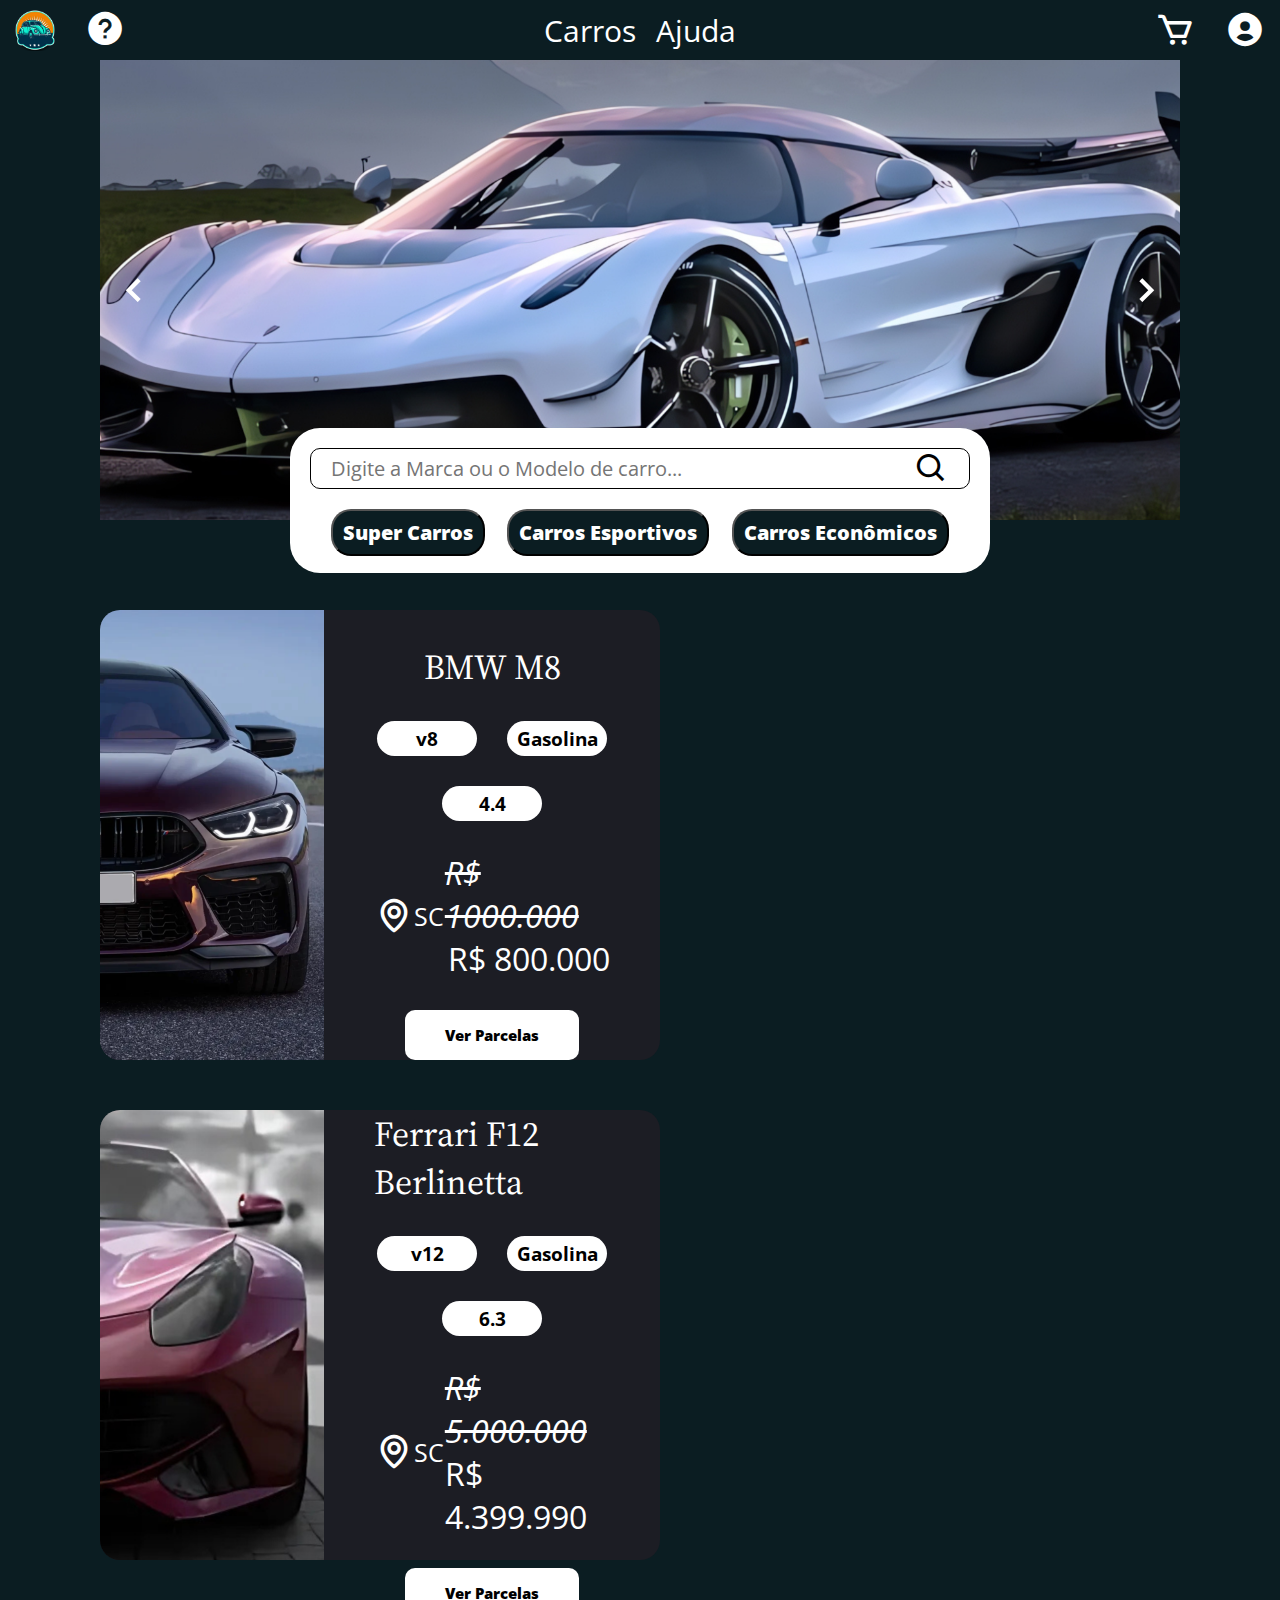
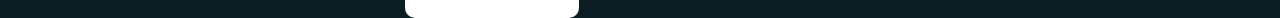
<file: index.html>
<!DOCTYPE html>
<html lang="pt-br">

<head>
    <meta charset="UTF-8">
    <meta name="viewport" content="width=device-width, initial-scale=1.0">
    <link rel="stylesheet" href="./style.css">
    <link href='https://unpkg.com/boxicons@2.1.4/css/boxicons.min.css' rel='stylesheet'>
    <title>SRCARS</title>
</head>

<body>
    <nav class="navegacao">
        <div class="nav_icones">
            <a href="./index.html">
                <img src="img/logo.png" alt="logo_pagina">
            </a>
            
            <a href="./faq.html"><i class='bx bxs-help-circle' >
            </i></a>
        </div>
        <div class="nav_opcoes">
            <h1><a href="./index.html">Carros</a></h1>
            <h1><a href="./faq.html">Ajuda</a></h1>
        </div>
        <div class="nav_icones">
            <a href="./carrinho.html">
                <i class='bx bx-cart'>
                </i>
            </a>
                <i class='bx bxs-user-circle' >
            </i>
        </div>
    </nav>
    <main>  
        <div class="conteudo">
            <section class="banner">
                <section class="destaques">
                    <img src="./img/banner1.png" id="banner_principal" alt="Super Carros">
                    <div class="opcoes_destaques">
                        <i class='bx bx-chevron-left' id="home-button-left"></i>
                        <i class='bx bx-chevron-right' id="home-button-right"></i>
                    </div>
                </section>
                <div class="pesquisa">
                    <form action="#">
                        <input type="text" placeholder="Digite a Marca ou o Modelo de carro...">
                        <button>
                            <i class='bx bx-search' ></i>
                        </button>
                    </form>
                    <div class="opcoes_pesquisa">
                        <button>Super Carros</button>
                        <button>Carros Esportivos</button>
                        <button> Carros Econômicos</button>
                    </div>
                </div>
            </section>
            <section class="produtos">
                <a href="./pagina_bmw.html"><div class="produto">
                    <img src="img/BMW_M8.png" alt="Carro">
                    <div class="info_produto">
                        <h1 class="titulo_produto">BMW M8</h1>
                        <div class="categorias">
                            <h3>v8</h3>
                            <h3>Gasolina</h3>
                            <h3>4.4</h3>
                        </div>
                        <div class="envio_produto">
                            <div class="local_produto">
                                <i class='bx bx-map'></i>
                                <h1>SC</h1>
                            </div>
                            <div class="preco">
                                <h1 class="promo">R$ 1000.000</h1>
                                <h1>R$ 800.000</h1>
                            </div>
                        </div>
                        <button class="comprar_produto">Ver Parcelas</button>
                    </div>
                </div></a>
                <a href="./pagina_ferrari.html"><div class="produto">
                    <img src="img/FERRARI_F12.png" alt="Carro">
                    <div class="info_produto">
                        <h1 class="titulo_produto">Ferrari F12 Berlinetta</h1>
                        <div class="categorias">
                            <h3>v12</h3>
                            <h3>Gasolina</h3>
                            <h3>6.3</h3>
                        </div>
                        <div class="envio_produto">
                            <div class="local_produto">
                                <i class='bx bx-map'></i>
                                <h1>SC</h1>
                            </div>
                            <div class="preco">
                                <h1 class="promo">R$ 5.000.000</h1>
                                <h1>R$ 4.399.990</h1>
                            </div>
                        </div>
                        <button class="comprar_produto">Ver Parcelas</button>
                    </div>
                </div></a>
            </section>
    </main>

    <script src="./index.js"></script>
    
    
</body>

</html>
</file>
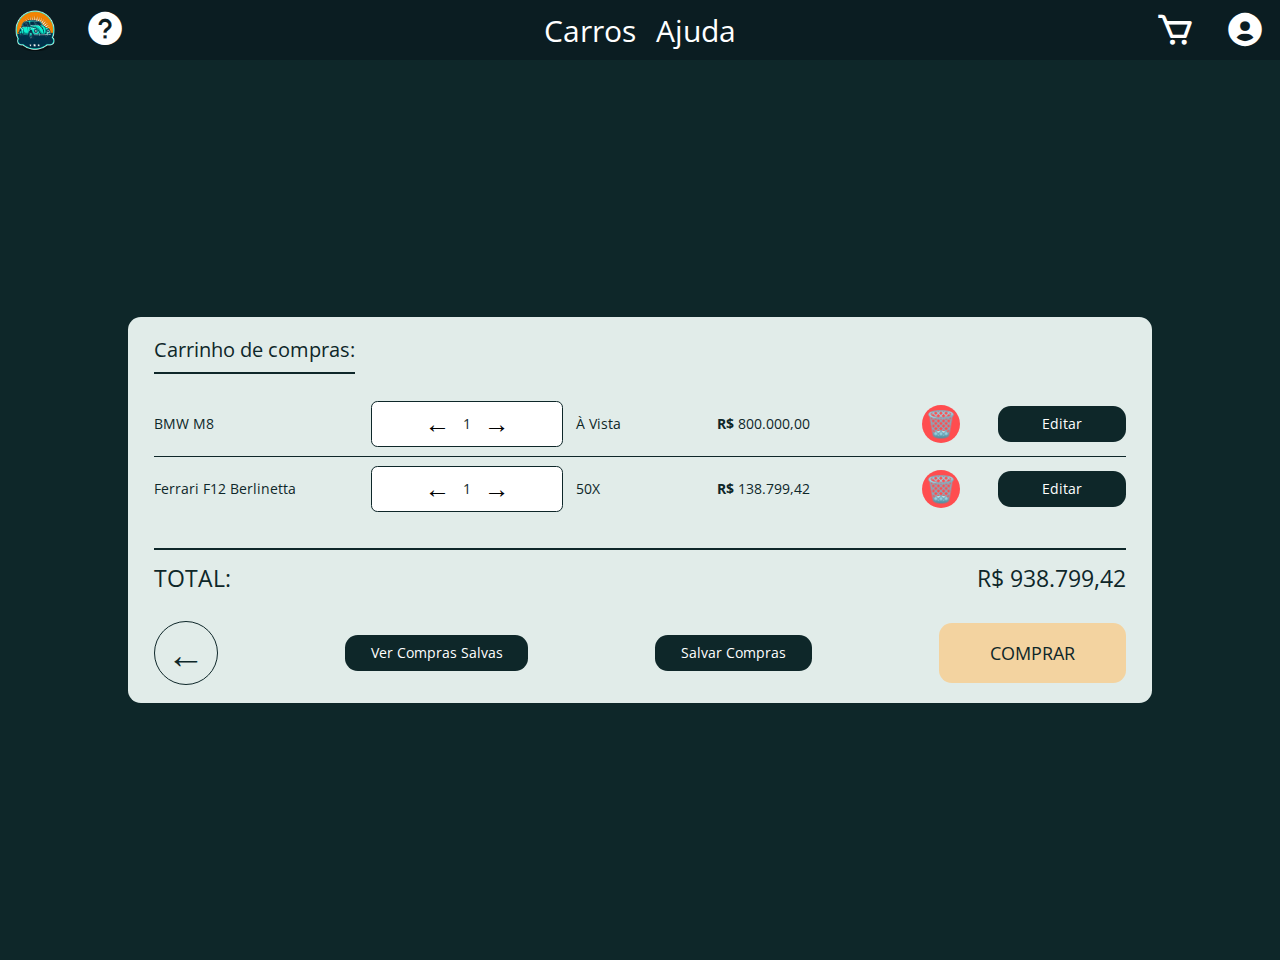
<file: carrinho.html>
<!DOCTYPE html>
<html lang="pt-BR">
<head>
  <meta charset="UTF-8">
  <meta name="viewport" content="width=device-width, initial-scale=1.0">
  <title>SRCARS</title>
  <link rel="stylesheet" href="./style.css">
    <link href='https://unpkg.com/boxicons@2.1.4/css/boxicons.min.css' rel='stylesheet'>
  <link rel="stylesheet" href="carrinho.css">
</head>
<body>
  <nav class="navegacao">
    <div class="nav_icones">
        <a href="./index.html">
            <img src="img/logo.png" alt="logo_pagina">
        </a>
        
        <a href="./faq.html"><i class='bx bxs-help-circle' >
            <!-- ICONE DUVIDAS -->
        </i></a>
    </div>
    <div class="nav_opcoes">
        <h1><a href="./index.html">Carros</a></h1>
        <h1><a href="./faq.html">Ajuda</a></h1>
    </div>
    <div class="nav_icones">
        <a href="./carrinho.html">
            <i class='bx bx-cart'>
                <!-- ICONE CARRINHO MERCADo -->
            </i>
        </a>
            <i class='bx bxs-user-circle' >
                <!-- ICONE USUARIO -->
        </i>
    </div>
  </nav>
  <main>
    <div class="cart-container">
      <h2>Carrinho de compras:</h2>
      
      <div class="cart-items">
        <div class="cart-item" data-price="800000">
          <span class="item-name">BMW M8</span>
          <div class="quantity-control">
            <button class="decrement">←</button>
            <span class="quantity">1</span>
            <button class="increment">→</button>
          </div>
          <span class="installment-label">À Vista</span>
          <span class="item-price">R$ <span>800.000,00</span></span>
          <button class="delete">🗑️</button>
          <button class="edit">Editar</button>
        </div>
        <div class="cart-item" data-price="138799.42">
          <span class="item-name">Ferrari F12 Berlinetta</span>
          <div class="quantity-control">
            <button class="decrement">←</button>
            <span class="quantity">1</span>
            <button class="increment">→</button>
          </div>
          <span class="installment-label">50X</span>
          <span class="item-price">R$ <span>138.799,42</span></span>
          <button class="delete">🗑️</button>
          <button class="edit">Editar</button>
        </div>
      </div>
      
      <div class="total">
        <span>TOTAL:</span>
        <span class="total-price">R$ 938.599,42</span>
      </div>
      
      <div class="actions">
        <button href="index.html" class="back">←</button>
        <button class="saved">Ver Compras Salvas</button>
        <button class="save">Salvar Compras</button>
        <a href="./forma-pagamento.html"><button class="buy">COMPRAR</button></a>
      </div>
    </div>
  </main>
  <script src="carrinho.js"></script>
</body>
</html>
</file>
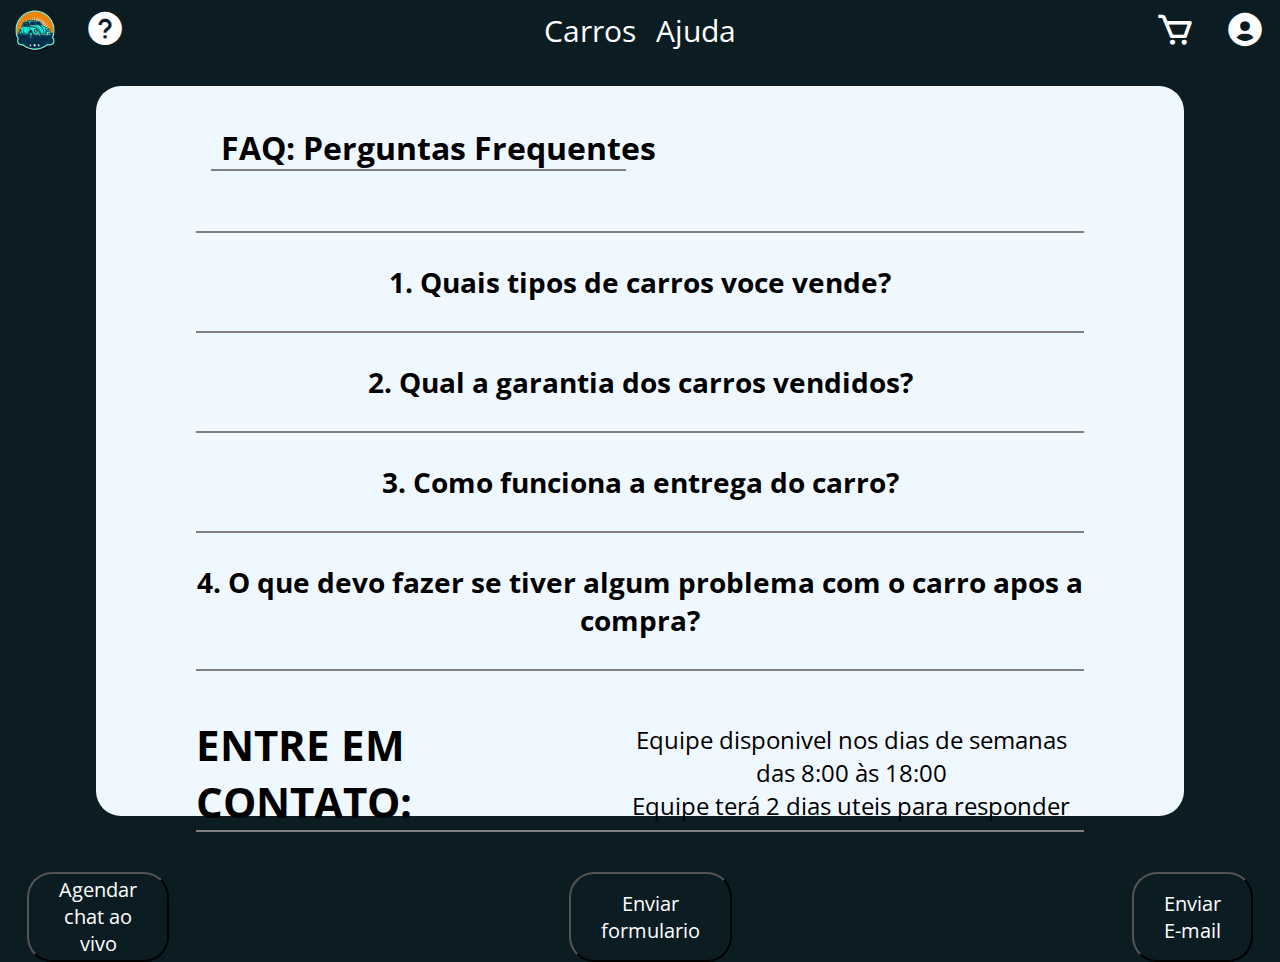
<file: faq.html>
<!DOCTYPE html>
<html lang="pt-br">

<head>
    <meta charset="UTF-8">
    <meta name="viewport" content="width=device-width, initial-scale=1.0">
    <link rel="stylesheet" href="./style.css">
    <link href='https://unpkg.com/boxicons@2.1.4/css/boxicons.min.css' rel='stylesheet'>
    <link rel="stylesheet" href="./faq.css">
    <title>SRCARS</title>
</head>

<body>
    <nav class="navegacao">
        <div class="nav_icones">
            <a href="./index.html">
                <img src="img/logo.png" alt="logo_pagina">
            </a>
            
            <a href="./faq.html"><i class='bx bxs-help-circle' >
            </i></a>
        </div>
        <div class="nav_opcoes">
            <h1><a href="./index.html">Carros</a></h1>
            <h1><a href="./faq.html">Ajuda</a></h1>
        </div>
        <div class="nav_icones">
            <a href="./carrinho.html">
                <i class='bx bx-cart'>
                </i>
            </a>
                <i class='bx bxs-user-circle' >
            </i>
        </div>
    </nav>
    <main class="paginas-alternativas">  
        <h1>FAQ: Perguntas Frequentes</h1>
        <hr id="faq-titulo">

        <div id="perguntas">
            <hr>
            <h2>1. Quais tipos de carros voce vende?</h2>
            <hr>
            <h2>2. Qual a garantia dos carros vendidos?</h2>
            <hr>
            <h2>3. Como funciona a entrega do carro?</h2>
            <hr>
            <h2>4. O que devo fazer se tiver algum problema com o carro apos a compra?</h2>
            <hr>
        </div>

        <div id="contato">
            <h3>ENTRE EM CONTATO:</h3>
            <div id="equipe-info">
                <p>Equipe disponivel nos dias de semanas das 8:00 às 18:00</p>
                <p>Equipe terá 2 dias uteis para responder</p>
            </div>
        </div>
        <hr>

        <div id="faq-botoes">
            <button>Agendar chat ao vivo</button>
            <button>Enviar formulario</button>
            <button>Enviar E-mail</button>
        </div>
    </main>

    
    
</body>

</html>
</file>
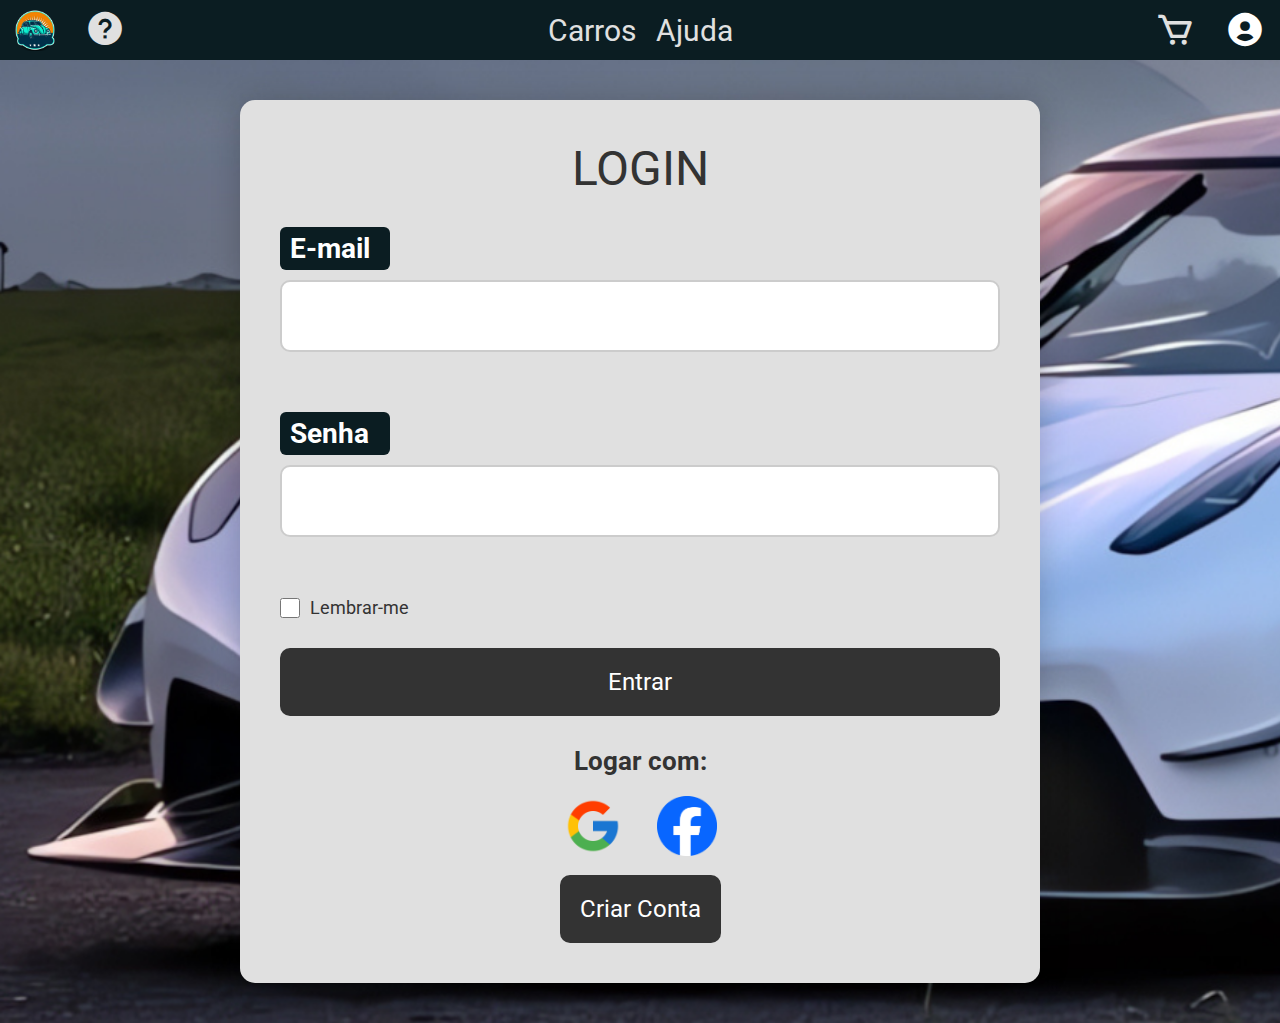
<file: login.html>
<!DOCTYPE html>
<html lang="pt-br">
<head>
    <meta charset="UTF-8">
    <meta name="viewport" content="width=device-width, initial-scale=1.0">
    <link rel="stylesheet" href="./style.css">
    <link href='https://unpkg.com/boxicons@2.1.4/css/boxicons.min.css' rel='stylesheet'>
    <link rel="stylesheet" href="./login.css">
    <title>Login</title>
</head>
<body>
    <nav class="navegacao">
        <div class="nav_icones">
            <a href="./index.html">
                <img src="img/logo.png" alt="logo_pagina">
            </a>
            
            <a href="./faq.html"><i class='bx bxs-help-circle' >
            </i></a>
        </div>
        <div class="nav_opcoes">
            <h1><a href="./index.html">Carros</a></h1>
            <h1><a href="./faq.html">Ajuda</a></h1>
        </div>
        <div class="nav_icones">
            <a href="./carrinho.html">
                <i class='bx bx-cart'>
                </i>
            </a>
                <i class='bx bxs-user-circle' >
            </i>
        </div>
    </nav>
    <main id="container-login">
        <h1 class="titulo-login">LOGIN</h1>
        <div class="container-rotulo">
            <div class="rotulo" id="rotulo-email">E-mail</div>
            <input class="entrada-login" id="entrada-email" type="text">
        </div>
        <div class="container-rotulo">
            <div class="rotulo" id="rotulo-senha">Senha</div>
            <input class="entrada-login" id="entrada-senha" type="password">
        </div>
        <div class="opcao-lembrete">
            <input type="checkbox" id="chk-lembrar">
            <label for="chk-lembrar">Lembrar-me</label>
        </div>
        <a href="./index.html" class="botao-login" id="botao-login">Entrar</a>
        <div class="login-social">
            <p class="titulo-social">Logar com:</p>
            <img class="icone-social" id="icone-google" src="./img/google_logo.png" alt="ícone google">
            <img class="icone-social" id="icone-facebook" src="./img/Facebook_Logo_2023.png" alt="ícone facebook">
        </div>
        <div class="criar-conta">
            <a href="./registro.html" class="botao-criar-conta">Criar Conta</a>
        </div>
    </main>
</body>
</html>
</file>
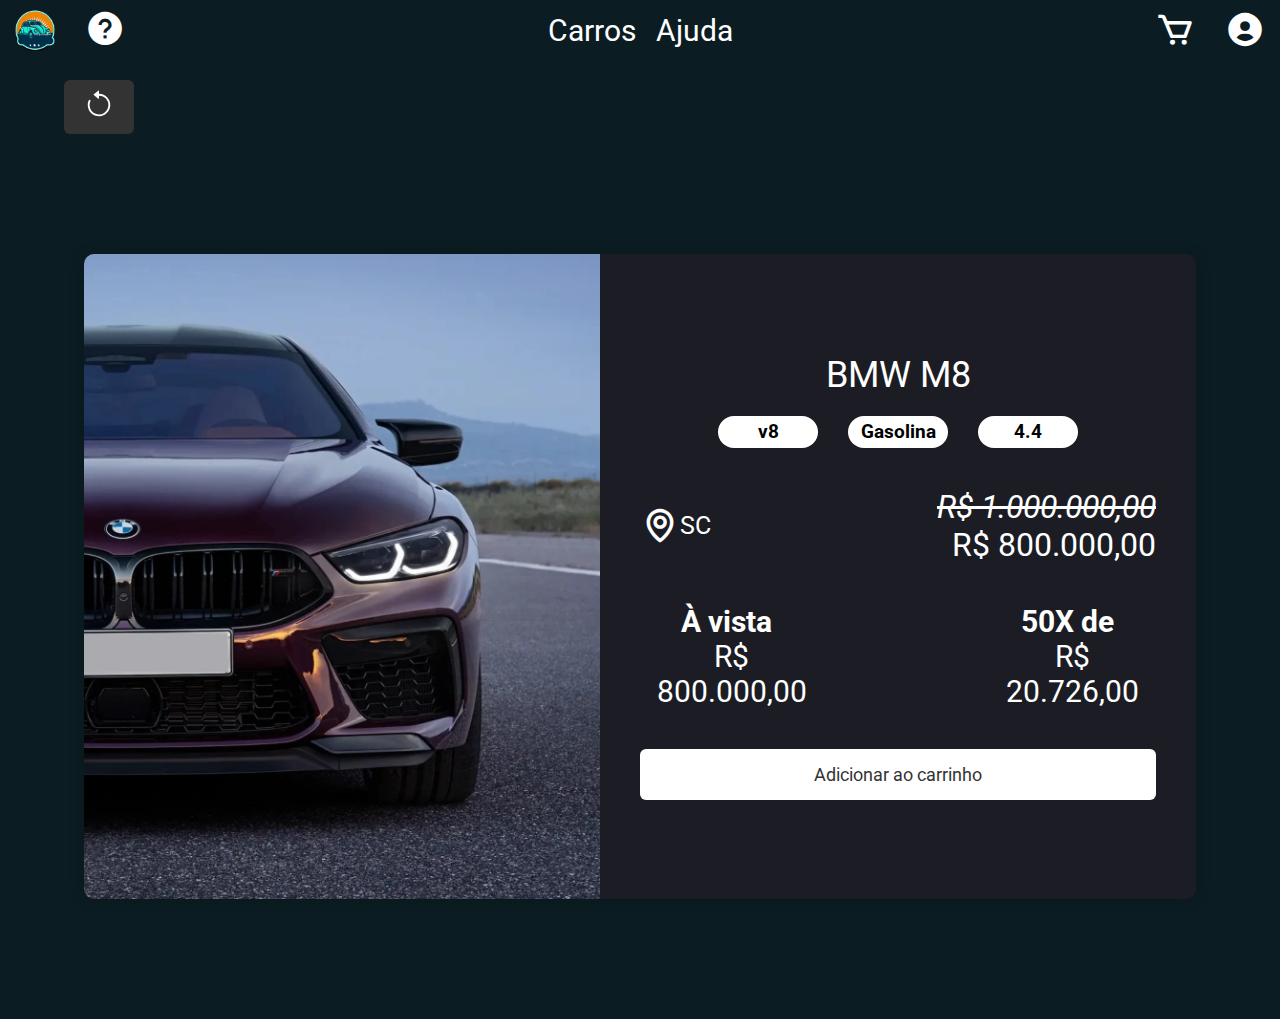
<file: pagina_bmw.html>
<!DOCTYPE html>
<html lang="pt-br">
<head>
    <meta charset="UTF-8">
    <meta name="viewport" content="width=device-width, initial-scale=1.0">
    <link rel="stylesheet" href="./style.css">
    <link href='https://unpkg.com/boxicons@2.1.4/css/boxicons.min.css' rel='stylesheet'>
    <link rel="stylesheet" href="./pagina_carro.css">
    <title>Login</title>
</head>
<body>
    <nav class="navegacao">
        <div class="nav_icones">
            <a href="./index.html">
                <img src="img/logo.png" alt="logo_pagina">
            </a>
            
            <a href="./faq.html"><i class='bx bxs-help-circle' >
            </i></a>
        </div>
        <div class="nav_opcoes">
            <h1><a href="./index.html">Carros</a></h1>
            <h1><a href="./faq.html">Ajuda</a></h1>
        </div>
        <div class="nav_icones">
            <a href="./carrinho.html">
                <i class='bx bx-cart'>
                </i>
            </a>
                <i class='bx bxs-user-circle' >
            </i>
        </div>
    </nav>
    <div id="container-home-btn">
        <a href="./index.html" class="botao-home"><svg xmlns="http://www.w3.org/2000/svg" width="16" height="16" fill="currentColor" class="bi bi-arrow-counterclockwise" viewBox="0 0 16 16">
            <path fill-rule="evenodd" d="M8 3a5 5 0 1 1-4.546 2.914.5.5 0 0 0-.908-.417A6 6 0 1 0 8 2z"/>
            <path d="M8 4.466V.534a.25.25 0 0 0-.41-.192L5.23 2.308a.25.25 0 0 0 0 .384l2.36 1.966A.25.25 0 0 0 8 4.466"/>
          </svg></a>
    </div>
    <main id="container-carro">
        <div class="area-carro">
            <div class="imagem-carro">
                <img src="./img/BMW_M8.png" alt="BMW M8">
            </div>
            <div class="detalhes-carro">
                <h1 class="titulo-carro">BMW M8</h1>
                <div class="categorias">
                    <h3>v8</h3>
                    <h3>Gasolina</h3>
                    <h3>4.4</h3>
                </div>
                <div class="envio_produto">
                    <div class="local_produto">
                        <i class='bx bx-map'></i>
                        <h1>SC</h1>
                    </div>
                    <div class="preco">
                        <h1 class="promo">R$ 1.000.000,00</h1>
                        <h1>R$ 800.000,00</h1>
                    </div>
                </div>
                <div class="info-carro">
                    <div class="info-item">
                        <span class="info-label">À vista</span>
                        <span class="info-valor">R$ 800.000,00</span>
                    </div>
                    <div class="info-item">
                        <span class="info-label">50X de</span>
                        <span class="info-valor">R$ 20.726,00</span>
                    </div>
                </div>
                <a href="./carrinho.html" class="botao-comprar">Adicionar ao carrinho</a>
            </div>
        </div>
    </main>
    
</body>
</html>
</file>
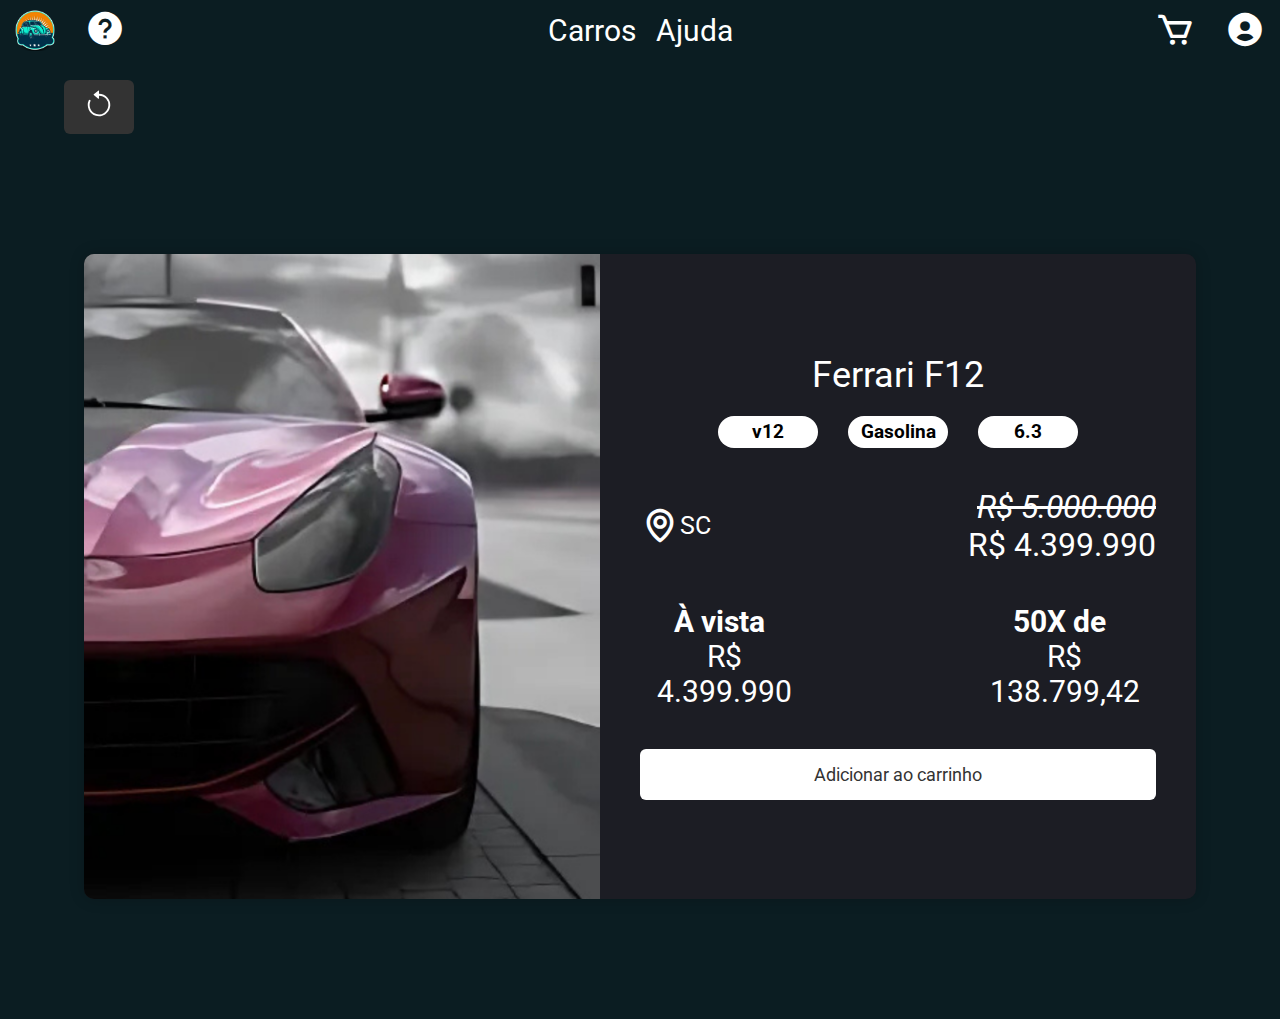
<file: pagina_ferrari.html>
<!DOCTYPE html>
<html lang="pt-br">
<head>
    <meta charset="UTF-8">
    <meta name="viewport" content="width=device-width, initial-scale=1.0">
    <link rel="stylesheet" href="./style.css">
    <link href='https://unpkg.com/boxicons@2.1.4/css/boxicons.min.css' rel='stylesheet'>
    <link rel="stylesheet" href="./pagina_carro.css">
    <title>Login</title>
</head>
<body>
    <nav class="navegacao">
        <div class="nav_icones">
            <a href="./index.html">
                <img src="img/logo.png" alt="logo_pagina">
            </a>
            
            <a href="./faq.html"><i class='bx bxs-help-circle' >
            </i></a>
        </div>
        <div class="nav_opcoes">
            <h1><a href="./index.html">Carros</a></h1>
            <h1><a href="./faq.html">Ajuda</a></h1>
        </div>
        <div class="nav_icones">
            <a href="./carrinho.html">
                <i class='bx bx-cart'>
                </i>
            </a>
                <i class='bx bxs-user-circle' >
            </i>
        </div>
    </nav>
    <div id="container-home-btn">
        <a href="./index.html" class="botao-home"><svg xmlns="http://www.w3.org/2000/svg" width="16" height="16" fill="currentColor" class="bi bi-arrow-counterclockwise" viewBox="0 0 16 16">
            <path fill-rule="evenodd" d="M8 3a5 5 0 1 1-4.546 2.914.5.5 0 0 0-.908-.417A6 6 0 1 0 8 2z"/>
            <path d="M8 4.466V.534a.25.25 0 0 0-.41-.192L5.23 2.308a.25.25 0 0 0 0 .384l2.36 1.966A.25.25 0 0 0 8 4.466"/>
          </svg></a>
    </div>
    <main id="container-carro">
        <div class="area-carro">
            <div class="imagem-carro">
                <img src="./img/FERRARI_F12.png" alt="Ferrari F12">
            </div>
            <div class="detalhes-carro">
                <h1 class="titulo-carro">Ferrari F12</h1>
                <div class="categorias">
                    <h3>v12</h3>
                    <h3>Gasolina</h3>
                    <h3>6.3</h3>
                </div>
                <div class="envio_produto">
                    <div class="local_produto">
                        <i class='bx bx-map'></i>
                        <h1>SC</h1>
                    </div>
                    <div class="preco">
                        <h1 class="promo">R$ 5.000.000</h1>
                        <h1>R$ 4.399.990</h1>
                    </div>
                </div>
                <div class="info-carro">
                    <div class="info-item">
                        <span class="info-label">À vista</span>
                        <span class="info-valor">R$ 4.399.990</span>
                    </div>
                    <div class="info-item">
                        <span class="info-label">50X de</span>
                        <span class="info-valor">R$ 138.799,42</span>
                    </div>
                </div>
                <a href="./carrinho.html" class="botao-comprar">Adicionar ao carrinho</a>
            </div>
        </div>
    </main>
    
</body>
</html>
</file>
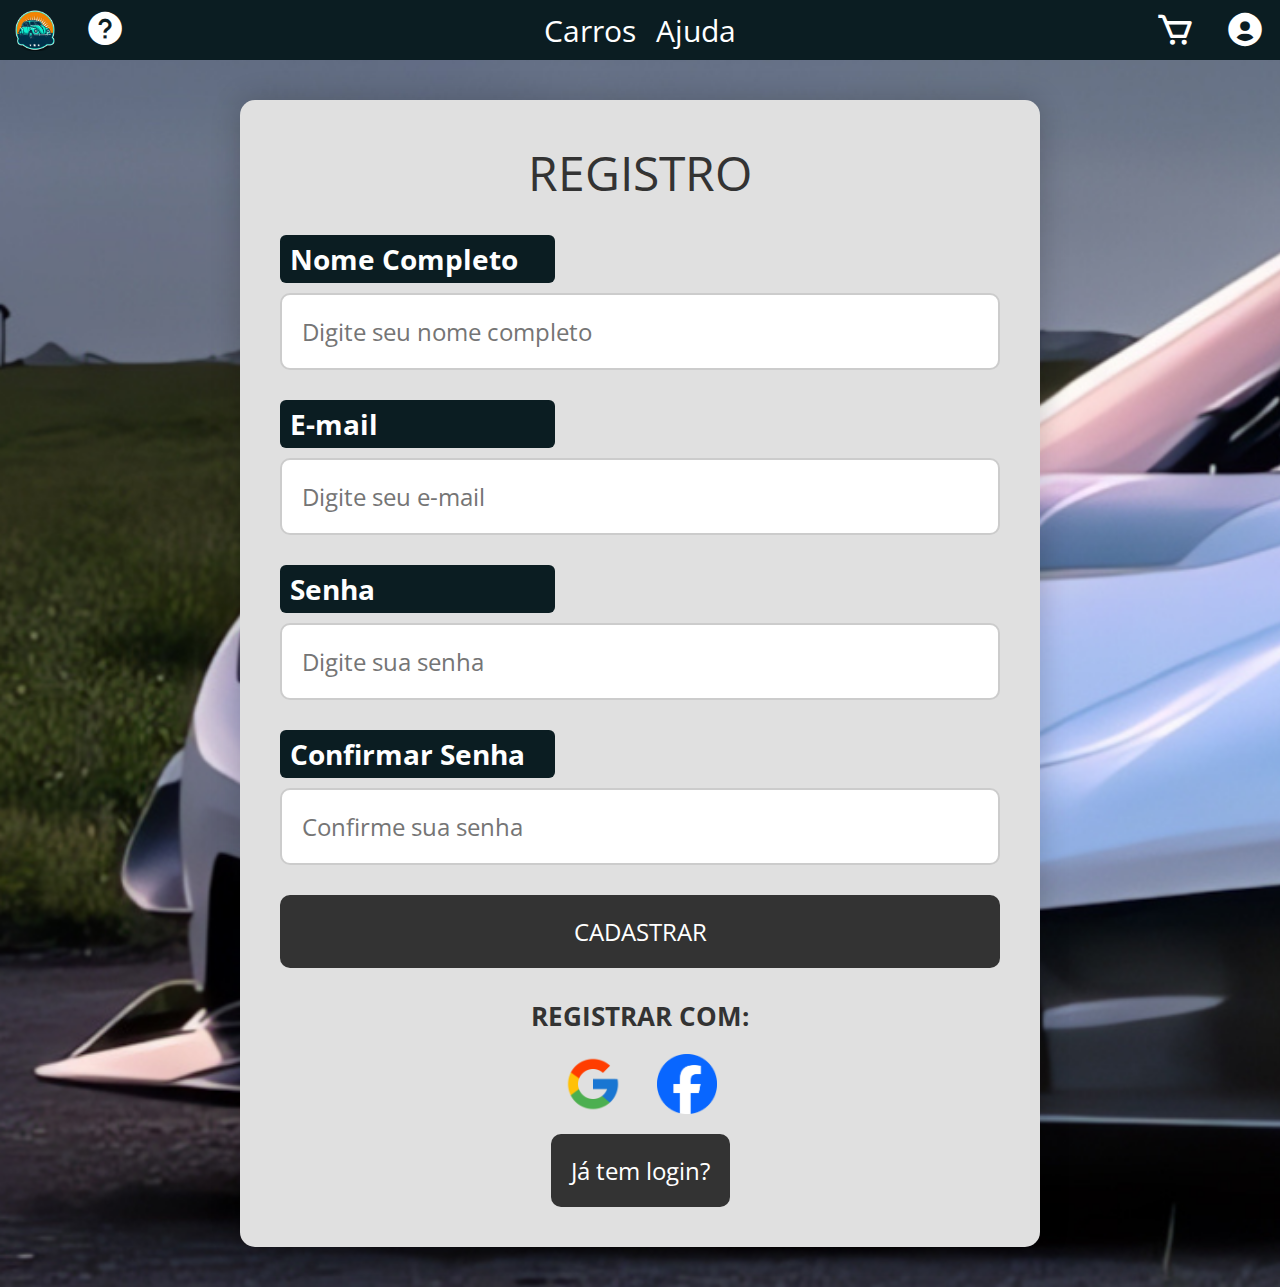
<file: registro.html>
<!DOCTYPE html>
<html lang="pt-br">
    <head>
        <meta charset="UTF-8">
        <meta name="viewport" content="width=device-width, initial-scale=1.0">
        <link rel="stylesheet" href="./style.css">
        <link href='https://unpkg.com/boxicons@2.1.4/css/boxicons.min.css' rel='stylesheet'>
        <link rel="stylesheet" href="./registro.css">
        <title>Registro - SRCARS</title>
        <link rel="stylesheet" href="./style.css">
    </head>
    <nav class="navegacao">
        <div class="nav_icones">
            <a href="./index.html">
                <img src="img/logo.png" alt="logo_pagina">
            </a>
            
            <a href="./faq.html"><i class='bx bxs-help-circle' >
            </i></a>
        </div>
        <div class="nav_opcoes">
            <h1><a href="./index.html">Carros</a></h1>
            <h1><a href="./faq.html">Ajuda</a></h1>
        </div>
        <div class="nav_icones">
            <a href="./carrinho.html">
                <i class='bx bx-cart'>
                </i>
            </a>
                <i class='bx bxs-user-circle' >
            </i>
        </div>
    </nav>
    <body>
        <main id="container-registro">
            <h1 class="titulo-registro">REGISTRO</h1>
            <div class="container-campo">
                <div class="rotulo" id="rotulo-nome">Nome Completo</div>
                <input class="entrada-cadastro" id="entrada-nome" type="text" placeholder="Digite seu nome completo">
            </div>
            <div class="container-campo">
                <div class="rotulo" id="rotulo-email">E-mail</div>
                <input class="entrada-cadastro" id="entrada-email" type="email" placeholder="Digite seu e-mail">
            </div>
            <div class="container-campo">
                <div class="rotulo" id="rotulo-senha">Senha</div>
                <input class="entrada-cadastro" id="entrada-senha" type="password" placeholder="Digite sua senha">
            </div>
            <div class="container-campo">
                <div class="rotulo" id="rotulo-confirmar-senha">Confirmar Senha</div>
                <input class="entrada-cadastro" id="entrada-confirmar-senha" type="password" placeholder="Confirme sua senha">
            </div>
            <a href="./index.html" class="botao-registro" id="botao-registro">CADASTRAR</a>
            <div class="registro-social">
                <p class="titulo-social">REGISTRAR COM:</p>
                <img class="icone-social" id="icone-google" src="./img/google_logo.png" alt="Ícone Google">
                <img class="icone-social" id="icone-facebook" src="./img/Facebook_Logo_2023.png" alt="Ícone Facebook">
            </div>
            <div class="ja-login">
                <a href="./login.html" class="botao-ja-login">Já tem login?</a>
            </div>
        </main>
    </body>
</html>
</file>
<file: style.css>
@import url('https://fonts.googleapis.com/css2?family=Open+Sans:ital,wght@0,300..800;1,300..800&family=Source+Serif+4:ital,opsz,wght@0,8..60,200..900;1,8..60,200..900&display=swap');@import url('https://fonts.googleapis.com/css2?family=Source+Serif+4:ital,opsz,wght@0,8..60,200..900;1,8..60,200..900&display=swap');

* {
    padding: 0;
    margin: 0;
    box-sizing: border-box;
    font-family: "Open Sans", sans-serif;
    font-weight: 400;
    cursor: default;
}

body {
    background-color: var(--cor_principal);
}

main {
    padding: 0 100px;
}

:root {

    --cor_principal: #0b1d22;
    --cor_secundaria: #1c1d24;

    --cor_principal_fonte: white;


    --icones_medios: 40px;
    --icones_MP: 35px;
    --icones_pequenos: 30px;

    --titulos_SG: 35px;
    --titulos_grandes: 25px;
    --titulos_MG: 20px;
    --titulos_medios: 15px;

    

    --negrito_medio: 600;


    --tam_dest: 460px;
    
    --anim_botao: scale: 1.13; ;

    --fonte_carros: "Source Serif 4", serif; ;
}


a {
    border: none;
    outline: none;
    color: none;
    text-decoration: none;
    color: white;

    &:hover {
        color: none;
    }
}


.navegacao {
    width: 100%;
    height: 60px;

    background-color: var(--cor_principal);

    color: var(--cor_principal_fonte);

    padding: 0px 15px;

    display: flex;
    align-items: center;
    justify-content: space-between;

    & * {
        display: flex;
        cursor: pointer;
    }


    & .nav_icones {
        gap: 30px;
        font-size: var(--icones_medios);

        & img {
            width: var(--icones_medios);

            &:hover {
                scale: 1.1;
            }
        }

        & i:hover {
            scale: 1.1;
        }
    }

    & .nav_opcoes {
        gap: 20px;
        font-size: var(--titulos_medios);

        & h1:hover {
            scale: 1.13;
            transition: 0.1s;
        }
    }
}

.banner  {
    position: relative;
    background-color: rgb(0, 0, 0);
    display: flex;
    justify-content: center;
}


.destaques {
    width: 100%;
    height: var(--tam_dest);

    position: relative;


    & img {
        width: 100%;
        height: 100%;
        object-fit: cover;
        position: relative;
    }

    & .opcoes_destaques {
        height: 50PX;
        width: 100%;

        padding: 0 10px;

        display: flex;
        justify-content: space-between;
        align-items: center;

        position: absolute;
        z-index: 2;

        top: 50%;
        bottom: 50%;
        left: 50%;
        right: 50%;
        transform: translate(-50%, -50%);
        color: white;

        & i {
            font-size: 50px;
            cursor: pointer;
        }
    }

}

.pesquisa {
    margin-top: calc(var(--tam_dest) * 0.8);
    position: absolute;

    width: 700px; 
    height: 145px; 

    padding: 20px;

    background-color: var(--cor_principal_fonte); 

    border-radius: 30px;
    z-index: 2;

    & form {
        border-radius: 10px;
        border: 1px solid black;

        padding: 2px 20px;

        display: flex;
        justify-content: space-between;
        align-items: center;
        transition: outline 0.2s linear;

        &:hover {
            
            outline: 1px solid black;
        }

        & input {
            width: 60%;
        }
        
        & button {
            display: flex;
            align-items: center;
            background-color: white;
        
            & i {
                font-size: var(--icones_MP);
            }
        }

        & * {
            border: none;
            outline: none;

            font-size: var(--titulos_MG);
        }
    }

    & .opcoes_pesquisa {
        padding: 20px 10px;
    
        display: flex;
        justify-content: space-around;

        & button {
            background: var(--cor_principal); 
            color: white;
            border-radius: 20px;
            padding: 8px 10px;
            

            font-size: var(--titulos_MG);
            font-weight: 800;

            &:nth-child(n) {
                &:hover {
                    padding: 5px 13px;
                }
            }
        }
    }
}

.produtos {
    margin-top: 90px;    

    width: 100%;


    display: grid;
    grid-template-columns: repeat(auto-fit, minmax(550px, 560px));
    justify-content: space-between;
    row-gap: 50px;

    & .produto {
        display: flex;

        height: 450px;
        

        background-color: var(--cor_secundaria);
        border-radius: 20px;

        color:white;

        & img {
            border-radius: 20px 0px 0px 20px;
            object-fit: cover;
            width:40%;
        }

        & .info_produto {
            padding: 0px 50px;
            display: flex;
            flex-flow: column;
            width: 60%;
            gap: 30px;
            align-items: center;

            & .comprar_produto {
                padding: 15px 40px;
                background-color: white ;
                border-radius: 10px;
                outline: none;
                border: none;

                font-size: var(--titulos_medios);
                font-weight: 800;
            }

            & .titulo_produto {
                display: flex;
                align-items: end;
                height: 100px;
                font-size: var(--titulos_SG);
                font-family: var(--fonte_carros);
            }            

            & .categorias {
                display: flex;
                width: 100%;
                flex-flow: row wrap;
                gap:30px;
                justify-content: center;

                width: 100%;

                & h3 {
                    display: flex;
                    justify-content: center;
                    width: 100px;
                    padding: 5px;
                    color: black;
                    font-weight: 700;
                    background-color: white;
                    border-radius: 20px;
                }
            }

            & .envio_produto {
                display: flex;
                width: 100%;


                & .local_produto{
                    width: 30%;

                    display: flex;
                    align-items: center;


                    & i {
                        font-size: var(--icones_medios);
                    }

                    & h1 {
                        font-size: var(--titulos_grandes);
                        
                    }
                }

                & .preco {
                    width: 70%;
                    display: flex;
                    flex-flow: column;
                    align-items: end;
                     
                    
                    & * {
                        width: 100%;
                        display: flex;
                        justify-content: end;
                    }

                    & .promo {
                        text-decoration: line-through;
                        font-style: italic;
                    }
                }
            }
        }

        &:hover {
        border: 1px solid rgba(245, 245, 245, 0.137);
        }
    
    }
}
</file>
<file: carrinho.css>
main {
  margin: 0;
  padding: 0;
  background-color: #0E2729;
  display: flex;
  justify-content: center;
  align-items: center;
  height: 100vh;
  font-family: Arial, sans-serif;
  font-size: 1.5vh;
  color: #0E2729;
}

.cart-container {
  background-color: #E1ECE9;
  width: 80vw;
  border-radius: 1vw;
  padding: 2vh 2vw;
}

.cart-container h2 {
  margin: 0 0 2vh;
  border-bottom: 0.3vh solid #0E2729;
  display: inline-block;
  padding-bottom: 1vh;
}

.cart-items {
  margin-bottom: 3vh;
}

.cart-item {
  display: grid;
  grid-template-columns: 2fr 15vw 10vw 15vw 5vw 10vw;
  align-items: center;
  gap: 1vw;
  padding: 1vh 0;
  border-bottom: 0.1vh solid #0E2729;
}

.cart-item:last-child {
  border-bottom: none;
}

.quantity-control {
  display: flex;
  align-items: center;
  justify-content: center;
  gap: 1vw;
  border: 0.1vh solid #0E2729;
  border-radius: 0.5vw;
  padding: 0.5vh 1vw;
  background: #fff;
}

.quantity-control button {
  background: none;
  border: none;
  font-size: 2vw;
  cursor: pointer;
}

.installment-label {
  font-size: 1.5vh;
  white-space: nowrap;
}

.item-price {
  font-weight: bold;
  white-space: nowrap;
  font-size: 1.5vh;
}

.cart-item button.delete {
  background-color: #FF4D4F;
  border: none;
  border-radius: 50%;
  width: 3vw;
  height: 3vw;
  color: #fff;
  cursor: pointer;
  font-size: 2vw;
}

.cart-item button.edit {
  background-color: #0E2729;
  border: none;
  border-radius: 1vw;
  color: #fff;
  padding: 1vh 1.5vw;
  cursor: pointer;
  font-size: 1.5vh;
}

.total {
  display: flex;
  justify-content: space-between;
  align-items: center;
  font-size: 2.5vh;
  font-weight: bold;
  border-top: 0.3vh solid #0E2729;
  padding-top: 1.5vh;
  margin-bottom: 3vh;
}

.actions {
  display: flex;
  justify-content: space-between;
  align-items: center;
  gap: 2vw;
}

.actions button {
  cursor: pointer;
  font-size: 1.5vh;
  border: none;
  border-radius: 1vw;
}

.actions .back {
  background: none;
  border: 0.1vh solid #0E2729;
  border-radius: 50%;
  width: 5vw;
  height: 5vw;
  font-size: 3vw;
  color: #0E2729;
}

.actions .saved,
.actions .save {
  background-color: #0E2729;
  color: #fff;
  padding: 1vh 2vw;
  white-space: nowrap;
}

.actions .buy {
  background-color: #F3D3A0;
  color: #0E2729;
  padding: 2vh 4vw;
  font-size: 2vh;
  flex-grow: 1;
  text-align: center;
}
</file>
<file: faq.css>
* {
    box-sizing: border-box;
    padding: 0;
    margin: 0;
}


h1, h2, h3 {
    font-weight: bold;
}

main {
    width: 85vw;
    height: 730px;
    background-color: aliceblue;
    margin: 2% 7.5%;
    border-radius: 25px;

    & hr {
        border-width: 1px;
        border-style: solid;
    }

    & h1 {
        margin-left: 25px;
        padding-top: 40px;
        font-size: 32px;
    }

    & #faq-titulo {
        width: 415px;
        margin-left: 15px;
    }

}

#perguntas {
    margin-top: 60px;
    text-align: center;   
    
    & h2 {
        padding: 30px 0px;
        font-size: 28px;
    }

}

& #contato {
    display: flex;
    gap: 100px;
    margin-top: 45px;
    justify-content: center;
    align-items: center;

    & h3 {
        font-size: 42px;
    }
    
    & p {
        font-size: 24px;
    }

    & #equipe-info {
        text-align: center;
    }

}

#faq-botoes {
    display: flex;
    gap: 400px;
    justify-content: center;
    align-items: center;
    padding-top: 40px;
    
    & button {
        display: flex ;
        justify-content: center;
        align-items: center;
        background-color: #0b1d22;
        font-size: 20px;
        color: white;
        border-radius: 25px;
        width: 400px;
        padding: 30px;
        height: 90px;
    }
}
</file>
<file: login.css>
@import url('https://fonts.googleapis.com/css2?family=Roboto:wght@400;600&display=swap');

* {
    padding: 0;
    margin: 0;
    box-sizing: border-box;
    font-family: "Roboto", sans-serif;
    font-weight: 400;
    cursor: default;
}

:root {
    --cor-fundo: #0b1d22;
    --cor-container: #e0e0e0;
    --cor-rotulo: #0b1d22;
    --cor-texto: #333;
    --cor-botao: #333;
    --cor-botao-hover: #555;

    --largura-container: 80%;
    --max-largura-container: 800px;
    --min-altura-container: 80vh;
    --espacamento-container: 40px;
    --border-radius-container: 15px;
    --box-shadow-container: 0 0 30px rgba(0, 0, 0, 0.2);

    --titulo-login-tamanho: 48px;
    --mb: 30px;
    --mb-pequeno: 10px;

    --rotulo-tamanho: 28px;
    --rotulo-max-largura: 110px;
    --padding-rotulo: 5px 10px;

    --entrada-font-tamanho: 24px;
    --padding-entrada: 20px;
    --border-entrada: 2px solid #ccc;
    --border-radius-entrada: 10px;

    --checkbox-dim: 20px;
    --margem-checkbox: 10px;
    --fonte-pequena: 18px;

    --botao-font-tamanho: 24px;
    --padding-botao: 20px;
    --border-radius-botao: 10px;

    --titulo-social-tamanho: 26px;
    --margem-social-titulo: 20px;

    --icone-dim: 60px;
}

body {
    background-color: var(--cor-fundo);
    margin: 0;
    padding: 0;
    background-image: url(./img/banner.png);
    background-repeat: no-repeat;
    background-size: cover;
}

a {
    text-decoration: none;
    color: var(--cor-container);
}

#container-login {
    width: var(--largura-container);
    max-width: var(--max-largura-container);
    min-height: var(--min-altura-container);
    margin: 40px auto;
    padding: var(--espacamento-container);
    background-color: var(--cor-container);
    border-radius: var(--border-radius-container);
    box-shadow: var(--box-shadow-container);
    display: flex;
    flex-direction: column;
    justify-content: center;

    .titulo-login {
        text-align: center;
        color: var(--cor-texto);
        font-size: var(--titulo-login-tamanho);
        margin-bottom: var(--mb);
    }

    .container-rotulo {
        margin-bottom: var(--mb);

        .rotulo {
            font-size: var(--rotulo-tamanho);
            color: #fff;
            background-color: var(--cor-rotulo);
            max-width: var(--rotulo-max-largura);
            border-radius: 6px;
            padding: var(--padding-rotulo);
            margin-bottom: var(--mb-pequeno);
            font-weight: bold;
        }

        .entrada-login {
            width: 100%;
            padding: var(--padding-entrada);
            font-size: var(--entrada-font-tamanho);
            border: var(--border-entrada);
            border-radius: var(--border-radius-entrada);
            margin-bottom: var(--mb);
        }
    }

    .opcao-lembrete {
        display: flex;
        align-items: center;
        font-size: var(--fonte-pequena);
        color: var(--cor-texto);
        margin-bottom: var(--mb);

        input[type="checkbox"] {
            width: var(--checkbox-dim);
            height: var(--checkbox-dim);
            margin-right: var(--margem-checkbox);
        }
    }

    .botao-login {
        display: block;
        width: 100%;
        padding: var(--padding-botao);
        font-size: var(--botao-font-tamanho);
        background-color: var(--cor-botao);
        color: #fff;
        border: none;
        border-radius: var(--border-radius-botao);
        text-align: center;
        cursor: pointer;
        margin: 0 auto var(--mb) auto;
        transition: background-color 0.3s ease;

        &:hover {
            background-color: var(--cor-botao-hover);
        }
    }

    .login-social {
        text-align: center;

        .titulo-social {
            font-size: var(--titulo-social-tamanho);
            color: var(--cor-texto);
            margin-bottom: var(--margem-social-titulo);
            font-weight: bold;
        }

        .icone-social {
            width: var(--icone-dim);
            height: var(--icone-dim);
            margin: 0 15px;
            cursor: pointer;
        }
    }
}

.criar-conta {
    text-align: center;
}

.botao-criar-conta {
    display: inline-block;
    padding: var(--padding-botao);
    font-size: var(--botao-font-tamanho);
    background-color: var(--cor-botao);
    color: #fff;
    border: none;
    border-radius: var(--border-radius-botao);
    text-decoration: none;
    cursor: pointer;
    transition: background-color 0.3s ease;
    margin-top: 15px;
}

.botao-criar-conta:hover {
    background-color: var(--cor-botao-hover);
}


@media (max-width: 768px) {
    #container-login {
        padding: var(--espacamento-container);

        .container-rotulo,
        .opcao-lembrete,
        .botao-login,
        .login-social {
            margin-bottom: var(--mb);
        }
    }
}
</file>
<file: pagina_carro.css>
@import url('https://fonts.googleapis.com/css2?family=Roboto:wght@400;600&display=swap');

* {
    padding: 0;
    margin: 0;
    box-sizing: border-box;
    font-family: 'Roboto', sans-serif;
}

body {
    background-color: #0b1d22;
    margin: 0;
    padding: 0;
}

#container-carro {
    width: 90%;
    max-width: 1200px;
    margin: 100px auto;
    padding: 20px;
    
    .area-carro {
        display: flex;
        flex-direction: row;
        background: #1c1d24;
        border-radius: 10px;
        box-shadow: 0 0 15px rgba(0, 0, 0, 0.2);
        overflow: hidden;
        
        .imagem-carro {
            flex: 1;
            
            img {
                width: 100%;
                height: 100%;
                object-fit: cover;
                display: block;
            }
        }
        
        .detalhes-carro {
            flex: 1;
            padding: 40px;
            display: flex;
            flex-direction: column;
            justify-content: center;
            text-align: center;
            color: white;
            
            .titulo-carro {
                text-align: center;
                font-size: 36px;
                color: white;
                margin-bottom: 20px;
            }
            
            .descricao-carro {
                font-size: 16px;
                color: white;
                line-height: 1.5;
                margin-bottom: 20px;
            }
            
            .info-carro {
                margin-bottom: 20px;
                display: flex;
                gap: 165px;
                
                span {
                    font-size: 30px;
                }
                
                .info-item {
                    display: flex;
                    font-size: 16px;
                    color: white;
                    margin-bottom: 10px;
                    flex-direction: column;
                    
                    .info-label {
                        font-weight: bold;
                        margin-right: 10px;
                    }
                }
            }
            
            .botao-comprar {
                display: inline-block;
                padding: 15px 30px;
                font-size: 18px;
                background-color: #fff;
                color: #333;
                text-align: center;
                text-decoration: none;
                border-radius: 6px;
                transition: background-color 0.3s ease;
                margin-top: 10px;
                
                &:hover {
                    background-color: #555;
                }
            }
        }
    }
}

@media (max-width: 768px) {
    #container-carro {
        .area-carro {
            flex-direction: column;
            .detalhes-carro {
                padding: 20px;
            }
        }
    }
}

#container-home-btn {
    width: 90%;
    max-width: 1200px;
    margin: 20px auto;
    text-align: left;
    
    .botao-home {
        display: inline-block;
        padding: 10px 20px;
        font-size: 16px;
        background-color: #333;
        color: #fff;
        text-decoration: none;
        border-radius: 6px;
        transition: background-color 0.3s ease;
        align-items: center;
        justify-content: center;
        cursor: pointer;
        
        &:hover {
            background-color: #555;
        }
    }
}

.categorias {
    display: flex;
    width: 100%;
    flex-flow: row wrap;
    gap: 30px;
    justify-content: center;
    width: 100%;
    
    h3 {
        display: flex;
        justify-content: center;
        width: 100px;
        padding: 5px;
        color: black;
        font-weight: 700;
        background-color: white;
        border-radius: 20px;
    }
}

.envio_produto {
    margin-top: 40px;
    margin-bottom: 40px;
    display: flex;
    width: 100%;
    color: white;
    
    .local_produto {
        width: 30%;
        display: flex;
        align-items: center;
        
        i {
            font-size: var(--icones_medios);
        }
        
        h1 {
            font-size: var(--titulos_grandes);
        }
    }
    
    .preco {
        width: 70%;
        display: flex;
        flex-flow: column;
        align-items: flex-end;
        
        * {
            width: 100%;
            display: flex;
            justify-content: flex-end;
        }
        
        .promo {
            text-decoration: line-through;
            font-style: italic;
        }
    }
}

svg {
    height: 30px;
    width: auto;
    cursor: pointer;
}
</file>
<file: registro.css>
@import url('https://fonts.googleapis.com/css2?family=Roboto:wght@400;600&display=swap');

* {
    padding: 0;
    margin: 0;
    box-sizing: border-box;
    font-family: "Roboto", sans-serif;
    font-weight: 400;
    cursor: default;
}

:root {
    --cor-fundo: #f0f0f0;
    --cor-container: #e0e0e0;
    --cor-rotulo: #0b1d22;
    --cor-texto: #333;
    --cor-botao: #333;
    --cor-botao-hover: #555;
    
    --largura-container: 80%;
    --max-largura-container: 800px;
    --min-altura-container: 80vh;
    --espacamento-container: 40px;
    --border-radius-container: 15px;
    --box-shadow-container: 0 0 30px rgba(0, 0, 0, 0.2);
    
    --titulo-cadastro-tamanho: 48px;
    --mb: 30px;              
    --mb-pequeno: 10px;       
    
    --rotulo-tamanho: 28px;
    --rotulo-max-largura: 275px;
    --padding-rotulo: 5px 10px;
    
    --entrada-font-tamanho: 24px;
    --padding-entrada: 20px;
    --border-entrada: 2px solid #ccc;
    --border-radius-entrada: 10px;
    
    --botao-font-tamanho: 24px;
    --padding-botao: 20px;
    --border-radius-botao: 10px;
    
    --titulo-social-tamanho: 26px;
    --margem-social-titulo: 20px;
    
    --icone-dim: 60px;
}

body {
    background-color: var(--cor-fundo);
    margin: 0;
    padding: 0;
    background-image: url(./img/banner.png);
    background-repeat: no-repeat;
    background-size: cover;
}

#container-registro {
    width: var(--largura-container);
    max-width: var(--max-largura-container);
    min-height: var(--min-altura-container);
    margin: 40px auto;
    padding: var(--espacamento-container);
    background-color: var(--cor-container);
    border-radius: var(--border-radius-container);
    box-shadow: var(--box-shadow-container);
    display: flex;
    flex-direction: column;
    justify-content: center;
}

a {
    text-decoration: none;
    color: var(--cor-container);
}

.titulo-registro {
    text-align: center;
    color: var(--cor-texto);
    font-size: var(--titulo-cadastro-tamanho);
    margin-bottom: var(--mb);
}

.container-campo {
    margin-bottom: var(--mb);
}

.rotulo {
    font-size: var(--rotulo-tamanho);
    color: #fff;
    background-color: var(--cor-rotulo);
    max-width: var(--rotulo-max-largura);
    border-radius: 6px;
    padding: var(--padding-rotulo);
    margin-bottom: var(--mb-pequeno);
    font-weight: bold;
}

.entrada-cadastro {
    width: 100%;
    padding: var(--padding-entrada);
    font-size: var(--entrada-font-tamanho);
    border: var(--border-entrada);
    border-radius: var(--border-radius-entrada);
}

.botao-registro {
    display: block;
    width: 100%;
    padding: var(--padding-botao);
    font-size: var(--botao-font-tamanho);
    background-color: var(--cor-botao);
    color: #fff;
    border: none;
    border-radius: var(--border-radius-botao);
    text-align: center;
    cursor: pointer;
    margin: 0 auto var(--mb) auto;
    transition: background-color 0.3s ease;
}

.botao-registro:hover {
    background-color: var(--cor-botao-hover);
}


.registro-social {
    text-align: center;
}

.titulo-social {
    font-size: var(--titulo-social-tamanho);
    color: var(--cor-texto);
    margin-bottom: var(--margem-social-titulo);
    font-weight: bold;
}

.icone-social {
    width: var(--icone-dim);
    height: var(--icone-dim);
    margin: 0 15px;
    cursor: pointer;
}

.ja-login {
    text-align: center;
}

.botao-ja-login {
    display: inline-block;
    padding: var(--padding-botao);
    font-size: var(--botao-font-tamanho);
    background-color: var(--cor-botao);
    color: #fff;
    border: none;
    border-radius: var(--border-radius-botao);
    text-decoration: none;
    cursor: pointer;
    transition: background-color 0.3s ease;
    margin-top: 15px;
}

.botao-ja-login:hover {
    background-color: var(--cor-botao-hover);
}
</file>
